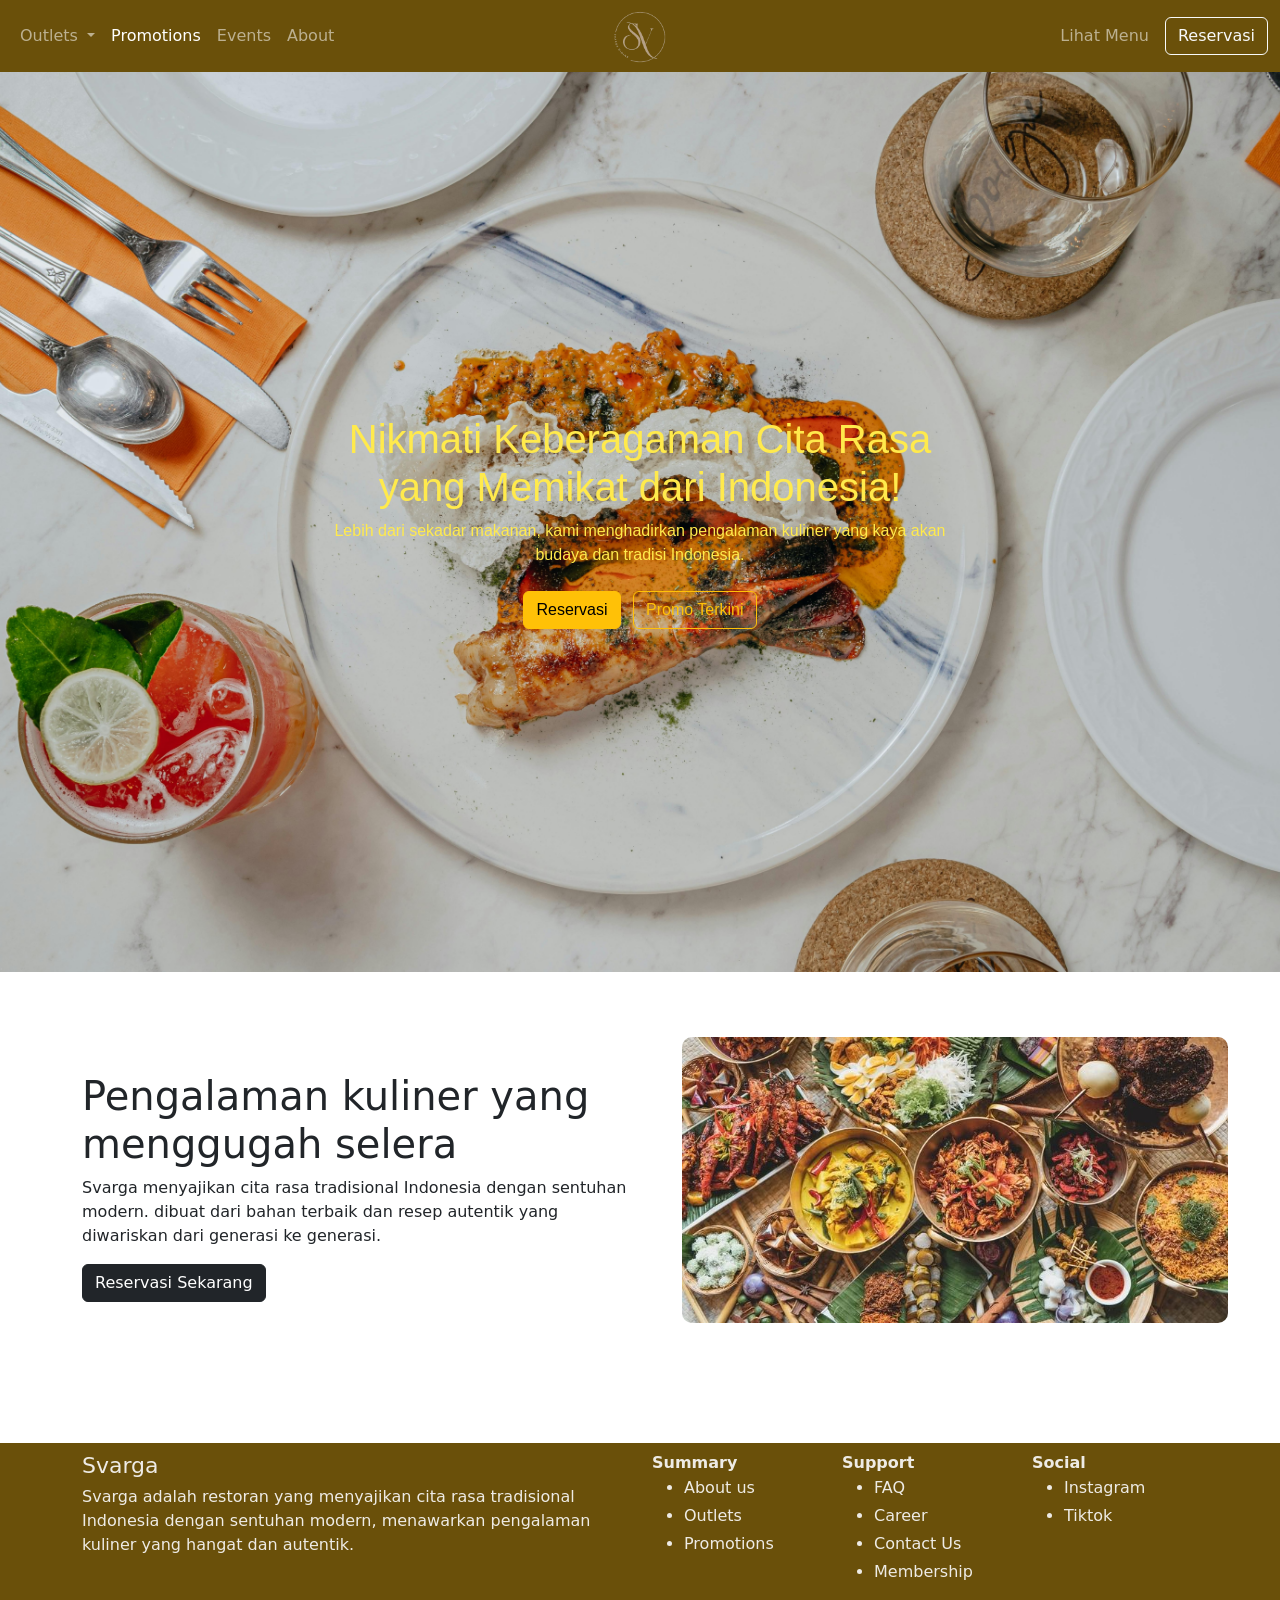
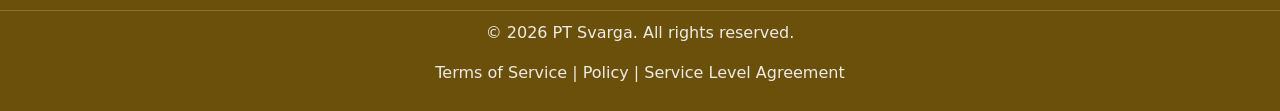
<file: index.html>
<!DOCTYPE html>
<html lang="en">

<head>
    <meta charset="UTF-8">
    <meta name="viewport" content="width=device-width, initial-scale=1.0">
    <title>Document</title>
    <link href="https://cdn.jsdelivr.net/npm/bootstrap@5.3.0/dist/css/bootstrap.min.css" rel="stylesheet">
    <link rel="stylesheet" href="ubah.css">
</head>

<body>
   <nav class="navbar navbar-expand-lg navbar-dark position-relative py-3" style="background-color: #6a500a;">
        <div class="container-fluid">
            <button class="navbar-toggler" type="button" data-bs-toggle="collapse" data-bs-target="#navbarNavDropdown">
                <span class="navbar-toggler-icon"></span>
            </button>
            <div class="collapse navbar-collapse" id="navbarNavDropdown">
                <ul class="navbar-nav">
                    <li class="nav-item dropdown">
                        <a class="nav-link dropdown-toggle" href="#" role="button" data-bs-toggle="dropdown">
                            Outlets
                        </a>
                        <ul class="dropdown-menu">
                            <li><span class="dropdown-item-text">Svarga Menteng</span></li>
                            <li><span class="dropdown-item-text">Svarga Bali</span></li>
                            <li><span class="dropdown-item-text">Svarga Surabaya</span></li>
                            <li><span class="dropdown-item-text">Svarga Jogja</span></li>
                        </ul>
                    </li>
                    <li class="nav-item">
                        <a class="nav-link active" href="promo.html">Promotions</a>
                    </li>
                    <li class="nav-item">
                        <a class="nav-link" href="events.html">Events</a>
                    </li>
                    <li class="nav-item">
                        <a class="nav-link" href="about.html">About</a>
                    </li>
                </ul>
                <div class="position-absolute start-50 translate-middle-x">
                    <img src="photo/logo.png" alt="Logo" width="80">
                </div>
                <ul class="navbar-nav ms-auto align-items-center">
                    <li class="nav-item">
                        <a class="nav-link" href="menu.php">Lihat Menu</a>
                    </li>
                    <li class="nav-item ms-2">
                        <a class="btn btn-outline-light" href="reservasi.html">Reservasi</a>
                    </li>
                </ul>
            </div>
        </div>
    </nav>
    <div class="hero-image">
        <div class="hero-text">
            <h1>Nikmati Keberagaman Cita Rasa yang Memikat dari Indonesia!</h1>
            <p>Lebih dari sekadar makanan, kami menghadirkan pengalaman kuliner yang kaya akan budaya dan tradisi
                Indonesia.</p>
            <div class="text-center mt-4">
                <a href="reservasi.html" class="btn btn-warning me-2">Reservasi</a>
                <a href="promo.html" class="btn btn-outline-warning">Promo Terkini</a>
            </div>
        </div>
    </div>
    <div class="container text-center">
  <div class="row">
    <div class="col kolom-makanan">
      <h1>Pengalaman kuliner yang menggugah selera</h1>
      <p>Svarga menyajikan cita rasa tradisional Indonesia dengan sentuhan modern. dibuat dari bahan terbaik dan resep autentik yang diwariskan dari generasi ke generasi.</p>
      <button class="btn btn-dark">Reservasi Sekarang</button>
    </div>
    <div class="col kolom-gambar">
      <img src="photo/makanan.jpeg" alt="menu" class="img-fluid">
    </div>
  </div>
</div>
<footer class="footer">
    <div class="container">
        <div class="row">
            <div class="col-md-6">
                <h3 class="merk">Svarga</h3>
                <p> Svarga adalah restoran yang menyajikan cita rasa tradisional Indonesia dengan sentuhan modern, menawarkan pengalaman kuliner yang hangat dan autentik.</p>
            </div>
            <div class="col-md-6">
                <div class="row">
                    <div class="col-4">
                        <h6>Summary</h6>
                        <ul class="list">
                            <li>About us</li>
                            <li>Outlets</li>
                            <li>Promotions</li>
                        </ul>
                    </div>
                    <div class="col-4">
                        <h6>Support</h6>
                        <ul class="list">
                            <li>FAQ</li>
                            <li>Career</li>
                            <li>Contact Us</li>
                            <li>Membership</li> 
                        </ul>
                    </div>
                    <div class="col-4">
                        <h6>Social</h6>
                        <ul class="list">
                            <li>Instagram</li>
                            <li>Tiktok</li>
                        </ul>
                    </div>
                </div>
            </div>
        </div>
    </div>
    <hr>
    <div class="bawah text-center">
        <p>© 2026 PT Svarga. All rights reserved.</p>
        <p>Terms of Service | Policy | Service Level Agreement</p>
    </div>
</footer>
    <script src="https://cdn.jsdelivr.net/npm/bootstrap@5.3.8/dist/js/bootstrap.bundle.min.js"></script>
</body>
</html>
</file>
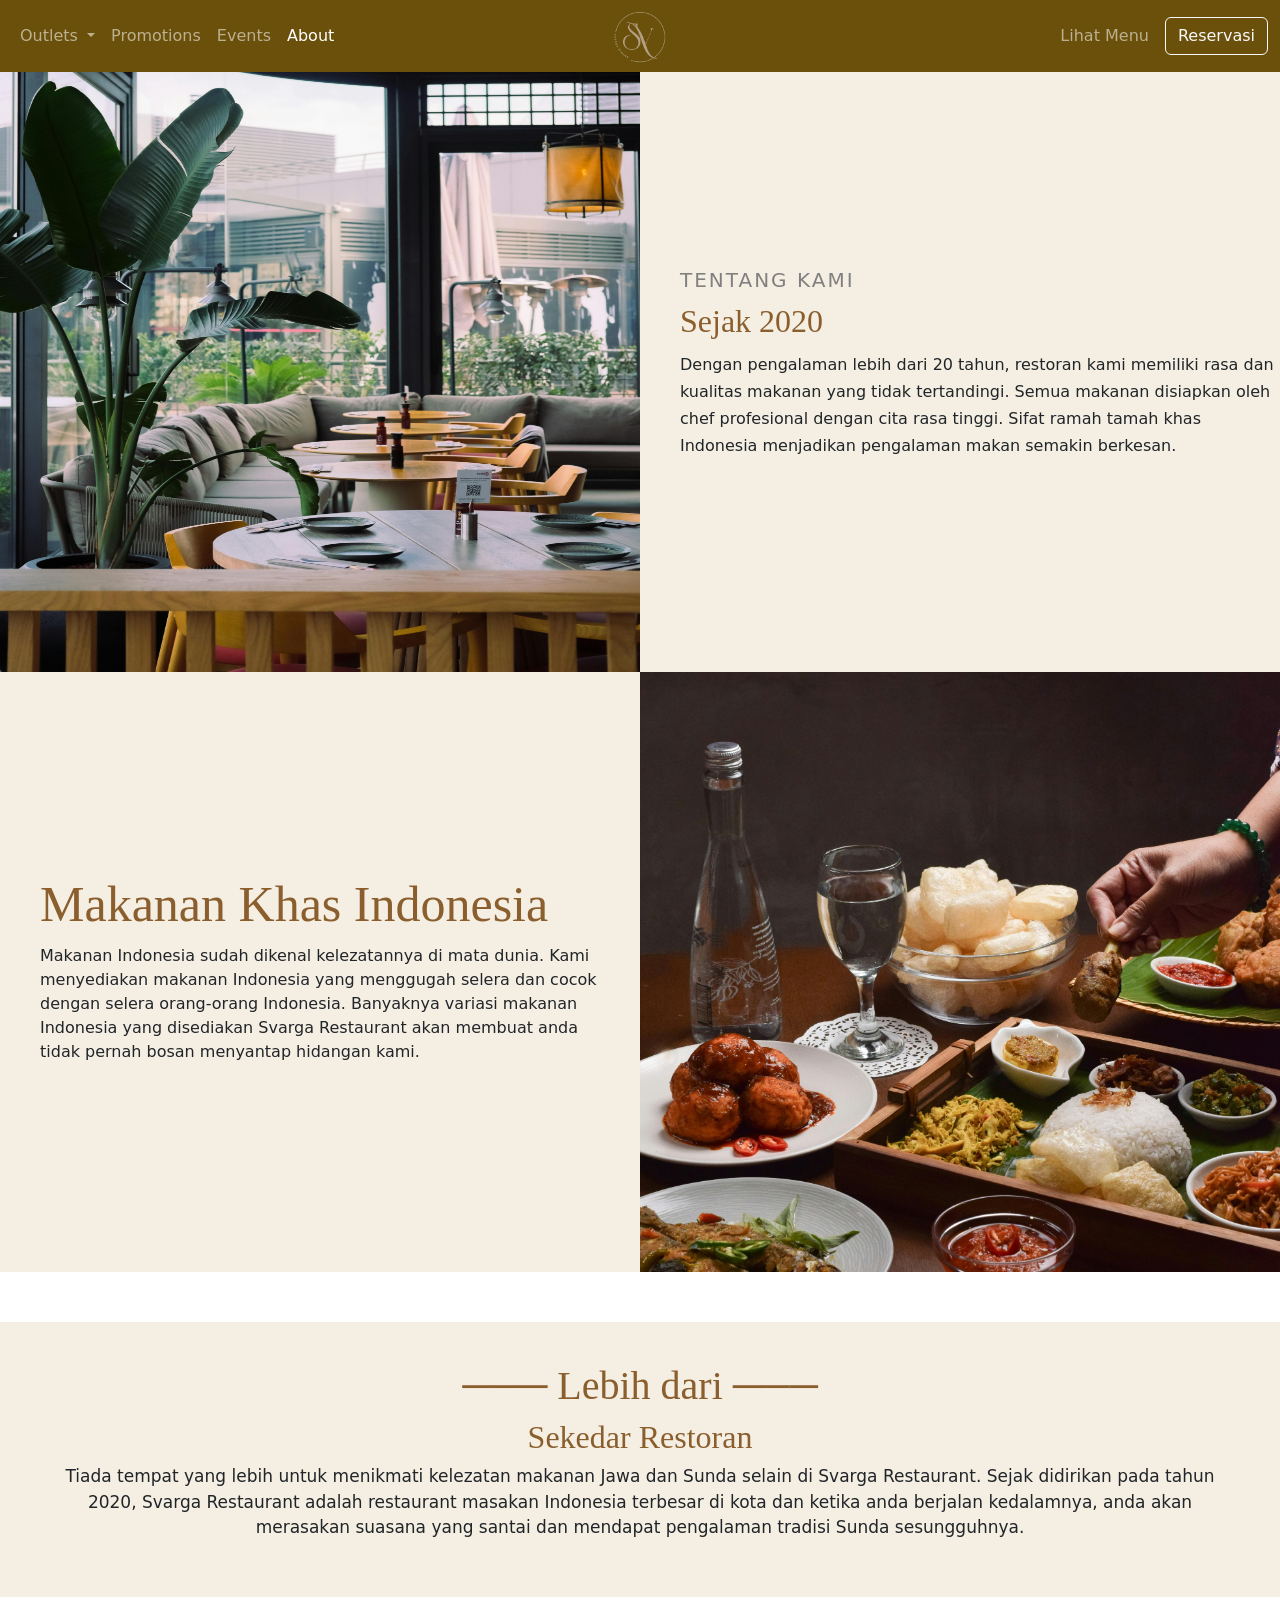
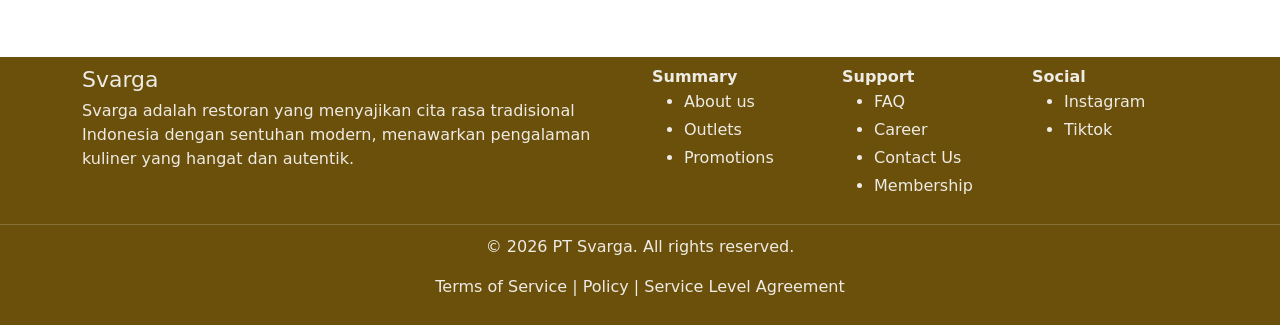
<file: about.html>
<!DOCTYPE html>
<html lang="en">
<head>
    <meta charset="UTF-8">
    <meta name="viewport" content="width=device-width, initial-scale=1.0">
    <link href="https://cdn.jsdelivr.net/npm/bootstrap@5.3.8/dist/css/bootstrap.min.css" rel="stylesheet">
    <link rel="stylesheet" href="ubah.css">
    <title>About</title>
</head>
<body>
     <nav class="navbar navbar-expand-lg navbar-dark position-relative py-3" style="background-color: #6a500a;">
        <div class="container-fluid">
            <button class="navbar-toggler" type="button" data-bs-toggle="collapse" data-bs-target="#navbarNavDropdown">
                <span class="navbar-toggler-icon"></span>
            </button>
            <div class="collapse navbar-collapse" id="navbarNavDropdown">
                <ul class="navbar-nav">
                   <li class="nav-item dropdown">
                        <a class="nav-link dropdown-toggle" href="#" role="button" data-bs-toggle="dropdown">
                            Outlets
                        </a>
                        <ul class="dropdown-menu">
                            <li><span class="dropdown-item-text">Svarga Menteng</span></li>
                            <li><span class="dropdown-item-text">Svarga Bali</span></li>
                            <li><span class="dropdown-item-text">Svarga Surabaya</span></li>
                            <li><span class="dropdown-item-text">Svarga Jogja</span></li>
                        </ul>
                    </li>
                    <li class="nav-item">
                        <a class="nav-link" href="promo.html">Promotions</a>
                    </li>
                    <li class="nav-item">
                        <a class="nav-link" href="event.html">Events</a>
                    </li>
                    <li class="nav-item">
                        <a class="nav-link active" href="about.html">About</a>
                    </li>
                </ul>
               <div class="position-absolute start-50 translate-middle-x">
                    <img src="photo/logo.png" alt="Logo" width="80">
                </div>
                <ul class="navbar-nav ms-auto align-items-center">
                    <li class="nav-item">
                        <a class="nav-link" href="menu.php">Lihat Menu</a>
                    </li>
                    <li class="nav-item ms-2">
                        <a class="btn btn-outline-light" href="reservasi.html">Reservasi</a>
                    </li>
                </ul>
            </div>
        </div>
    </nav>
    <section class="about" style="background-color: #f4efe2;">
        <div class="image">
            <img src="photo/resto.jpg" alt="">
        </div>
        <div class="text">
            <h5>TENTANG KAMI</h5>
            <h2>Sejak 2020</h2>
            <p>Dengan pengalaman lebih dari 20 tahun, restoran kami memiliki rasa dan kualitas
            makanan yang tidak tertandingi. Semua makanan disiapkan oleh chef profesional
            dengan cita rasa tinggi. Sifat ramah tamah khas Indonesia menjadikan pengalaman
            makan semakin berkesan.</p>
        </div>
    </section>
    <section class="about-kanan" style="background-color: #f4efe2;">
        <div class="text-kanan">
            <h1>Makanan Khas Indonesia</h1>
            <p>Makanan Indonesia sudah dikenal kelezatannya di mata dunia. Kami menyediakan makanan Indonesia yang menggugah selera dan cocok dengan selera orang-orang Indonesia. Banyaknya variasi makanan Indonesia yang disediakan Svarga Restaurant akan membuat anda tidak pernah bosan menyantap hidangan kami.</p>
        </div>
        <div class="image-kanan">
            <img src="photo/resto1.jpg" alt="">
        </div>
    </section>
    <section class="tentang" style="background-color: #f4efe2;">
        <div>
            <h1 class="text-center" style="font-family: Georgia, 'Times New Roman', Times, serif; color: #8b5e2e;">─── Lebih dari ───</h1>
            <h2 class="text-center" style="font-family: Georgia, 'Times New Roman', Times, serif; color: #8b5e2e;">Sekedar Restoran</h2>
            <p class="text-center">Tiada tempat yang lebih untuk menikmati kelezatan makanan Jawa dan Sunda selain di Svarga Restaurant. 
                Sejak didirikan pada tahun 2020, Svarga Restaurant adalah restaurant masakan Indonesia terbesar di kota dan ketika anda berjalan kedalamnya, anda akan merasakan suasana yang santai dan mendapat pengalaman tradisi Sunda sesungguhnya.</p>
        </div>
    </section>
    <footer class="footer">
    <div class="container">
        <div class="row">
            <div class="col-md-6">
                <h3 class="merk">Svarga</h3>
                <p> Svarga adalah restoran yang menyajikan cita rasa tradisional Indonesia dengan sentuhan modern, menawarkan pengalaman kuliner yang hangat dan autentik.</p>
            </div>
            <div class="col-md-6">
                <div class="row">
                    <div class="col-4">
                        <h6>Summary</h6>
                        <ul class="list">
                            <li>About us</li>
                            <li>Outlets</li>
                            <li>Promotions</li>
                        </ul>
                    </div>
                    <div class="col-4">
                        <h6>Support</h6>
                        <ul class="list">
                            <li>FAQ</li>
                            <li>Career</li>
                            <li>Contact Us</li>
                            <li>Membership</li> 
                        </ul>
                    </div>
                    <div class="col-4">
                        <h6>Social</h6>
                        <ul class="list">
                            <li>Instagram</li>
                            <li>Tiktok</li>
                        </ul>
                    </div>
                </div>
            </div>
        </div>
    </div>
    <hr>
    <div class="bawah text-center">
        <p>© 2026 PT Svarga. All rights reserved.</p>
        <p>Terms of Service | Policy | Service Level Agreement</p>
    </div>
</footer>
</body>
<script src="https://cdn.jsdelivr.net/npm/bootstrap@5.3.8/dist/js/bootstrap.bundle.min.js"></script>
</html>
</file>
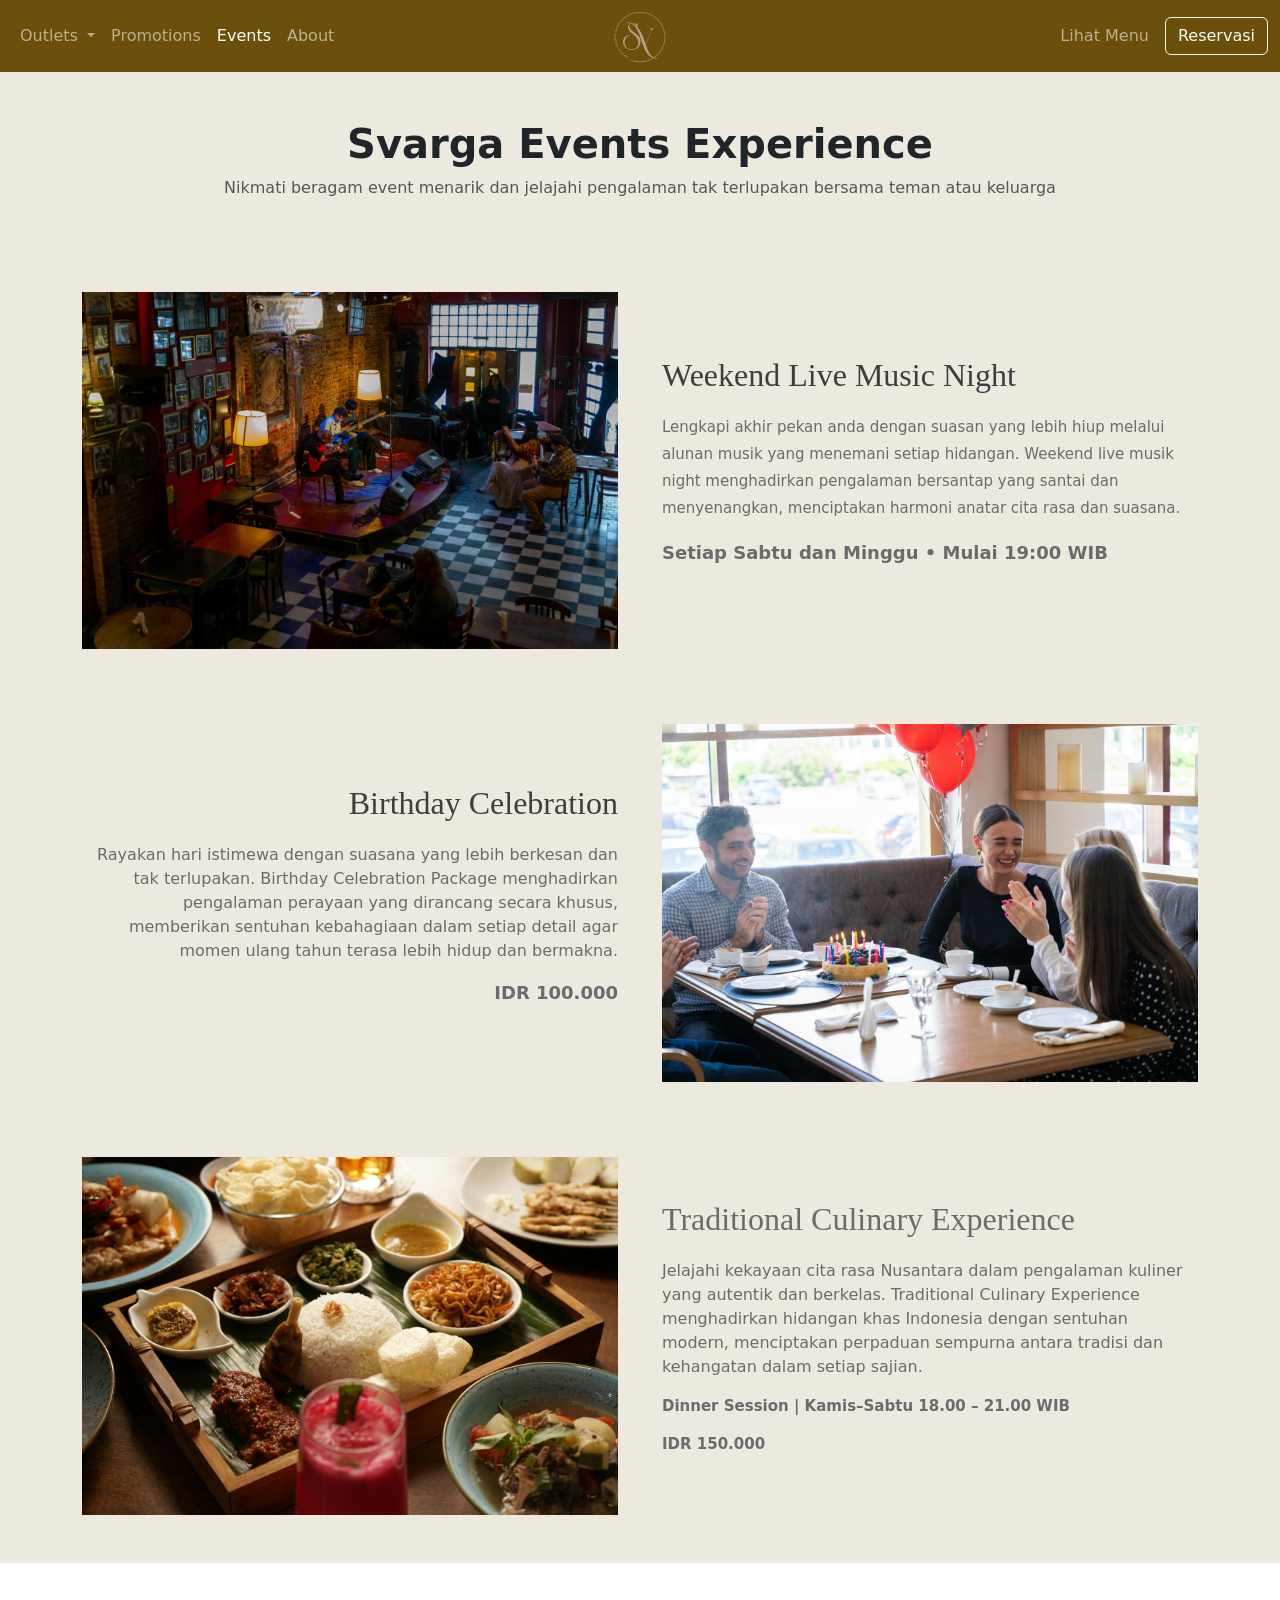
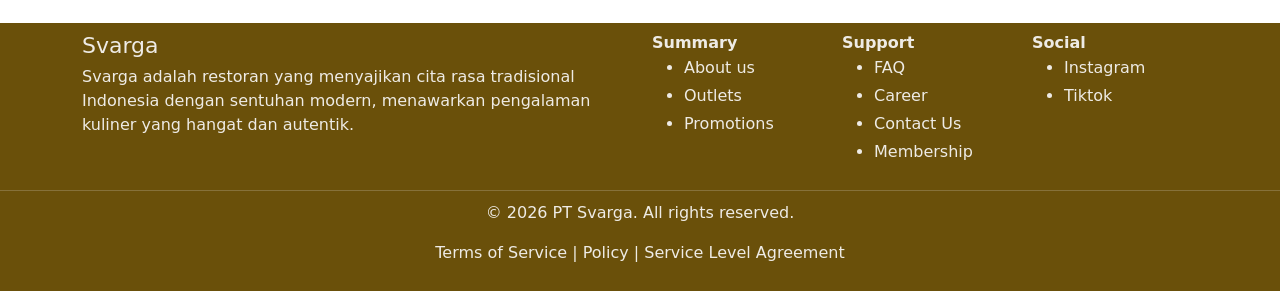
<file: event.html>
<!DOCTYPE html>
<html lang="en">
<head>
    <meta charset="UTF-8">
    <meta name="viewport" content="width=device-width, initial-scale=1.0">
    <title>Events</title>
    <link href="https://cdn.jsdelivr.net/npm/bootstrap@5.3.8/dist/css/bootstrap.min.css" rel="stylesheet">
    <link rel="stylesheet" href="ubah.css">
</head>
<body>
     <nav class="navbar navbar-expand-lg navbar-dark position-relative py-3" style="background-color: #6a500a;">
        <div class="container-fluid">
            <button class="navbar-toggler" type="button" data-bs-toggle="collapse" data-bs-target="#navbarNavDropdown">
                <span class="navbar-toggler-icon"></span>
            </button>
            <div class="collapse navbar-collapse" id="navbarNavDropdown">
                <ul class="navbar-nav">
                    <li class="nav-item dropdown">
                        <a class="nav-link dropdown-toggle" href="#" role="button" data-bs-toggle="dropdown">
                            Outlets
                        </a>
                        <ul class="dropdown-menu">
                            <li><span class="dropdown-item-text">Svarga Menteng</span></li>
                            <li><span class="dropdown-item-text">Svarga Bali</span></li>
                            <li><span class="dropdown-item-text">Svarga Surabaya</span></li>
                            <li><span class="dropdown-item-text">Svarga Jogja</span></li>
                        </ul>
                    </li>
                    <li class="nav-item">
                        <a class="nav-link" href="promo.html">Promotions</a>
                    </li>
                    <li class="nav-item">
                        <a class="nav-link active" href="event.html">Events</a>
                    </li>
                    <li class="nav-item">
                        <a class="nav-link" href="about.html">About</a>
                    </li>
                </ul>
                <div class="position-absolute start-50 translate-middle-x">
                    <img src="photo/logo.png" alt="Logo" width="80">
                </div>
                <ul class="navbar-nav ms-auto align-items-center">
                    <li class="nav-item">
                        <a class="nav-link" href="menu.php">Lihat Menu</a>
                    </li>
                    <li class="nav-item ms-2">
                        <a href="reservasi.html" class="btn btn-outline-light">Reservasi</a>
                    </li>
                </ul>
            </div>
        </div>
    </nav>
    <section class="event" style="background-color: #ede9df;">
        <div class="container text-center py-5">
            <h1 class="fw-bold">Svarga Events Experience</h1>
            <p class="text-muted">Nikmati beragam event menarik dan jelajahi pengalaman tak terlupakan bersama teman atau keluarga</p>
            <section class="events">
                <div class="container-fluid px-0">
                    <div class="row align-items-center">
                    <div class="foto">
                        <img src="photo/livemusic.jpg" alt="">
                    </div>
                    <div class="teks">
                        <h2>Weekend Live Music Night</h2>
                        <p>Lengkapi akhir pekan anda dengan suasan yang lebih hiup melalui alunan musik yang menemani setiap hidangan. Weekend live musik night menghadirkan pengalaman bersantap yang santai dan menyenangkan, menciptakan harmoni anatar cita rasa dan suasana.</p>
                        <p class="fw-semibold" style="font-size: 18px;">Setiap Sabtu dan Minggu • Mulai 19:00 WIB</p>
                    </div>
                </div>
            </div>
        </section> 
        <section class="events1">
            <div class="container-fluid px-0">
                <div class="row align-items-center">
                    <div class="foto2">
                        <img src="photo/birthday.jpg" alt=""> 
                    </div>
                    <div class="teks2" style="color: #6b6b6b;">
                        <h2>Birthday Celebration</h2>
                        <p>Rayakan hari istimewa dengan suasana yang lebih berkesan dan tak terlupakan. Birthday Celebration Package menghadirkan pengalaman perayaan yang dirancang secara khusus, memberikan sentuhan kebahagiaan dalam setiap detail agar momen ulang tahun terasa lebih hidup dan bermakna.</p>
                        <p class="fw-semibold" style="font-size: 18px;">IDR 100.000</p>
                    </div>
                </div>
            </div>
        </section>
        <section class="events2">
            <div class="container-fluid px-0">
                <div class="row align-items-center">
                    <div class="foto3">
                        <img src="photo/tradisional.jpg" alt=""> 
                    </div>
                    <div class="teks3" style="color: #6b6b6b;">
                        <h2>Traditional Culinary Experience</h2> 
                        <p>Jelajahi kekayaan cita rasa Nusantara dalam pengalaman kuliner yang autentik dan berkelas. Traditional Culinary Experience menghadirkan hidangan khas Indonesia dengan sentuhan modern, menciptakan perpaduan sempurna antara tradisi dan kehangatan dalam setiap sajian.</p>
                        <p class="fw-semibold" style="font-size: 15px;">Dinner Session | Kamis–Sabtu 18.00 – 21.00 WIB</p>
                        <p class="fw-semibold" style="font-size: 15px;">IDR 150.000</p>
                    </div>
                </div>
            </div>
        </section>
    </section>
</div>
<footer class="footer">
    <div class="container">
        <div class="row">
            <div class="col-md-6">
                <h3 class="merk">Svarga</h3>
                <p> Svarga adalah restoran yang menyajikan cita rasa tradisional Indonesia dengan sentuhan modern, menawarkan pengalaman kuliner yang hangat dan autentik.</p>
            </div>
            <div class="col-md-6">
                <div class="row">
                    <div class="col-4">
                        <h6>Summary</h6>
                        <ul class="list">
                            <li>About us</li>
                            <li>Outlets</li>
                            <li>Promotions</li>
                        </ul>
                    </div>
                    <div class="col-4">
                        <h6>Support</h6>
                        <ul class="list">
                            <li>FAQ</li>
                            <li>Career</li>
                            <li>Contact Us</li>
                            <li>Membership</li> 
                        </ul>
                    </div>
                    <div class="col-4">
                        <h6>Social</h6>
                        <ul class="list">
                            <li>Instagram</li>
                            <li>Tiktok</li>
                        </ul>
                    </div>
                </div>
            </div>
        </div>
    </div>
    <hr>
    <div class="bawah text-center">
        <p>© 2026 PT Svarga. All rights reserved.</p>
        <p>Terms of Service | Policy | Service Level Agreement</p>
    </div>
    <script src="https://cdn.jsdelivr.net/npm/bootstrap@5.3.8/dist/js/bootstrap.bundle.min.js"></script>
</footer>
</body>
</html>
</file>
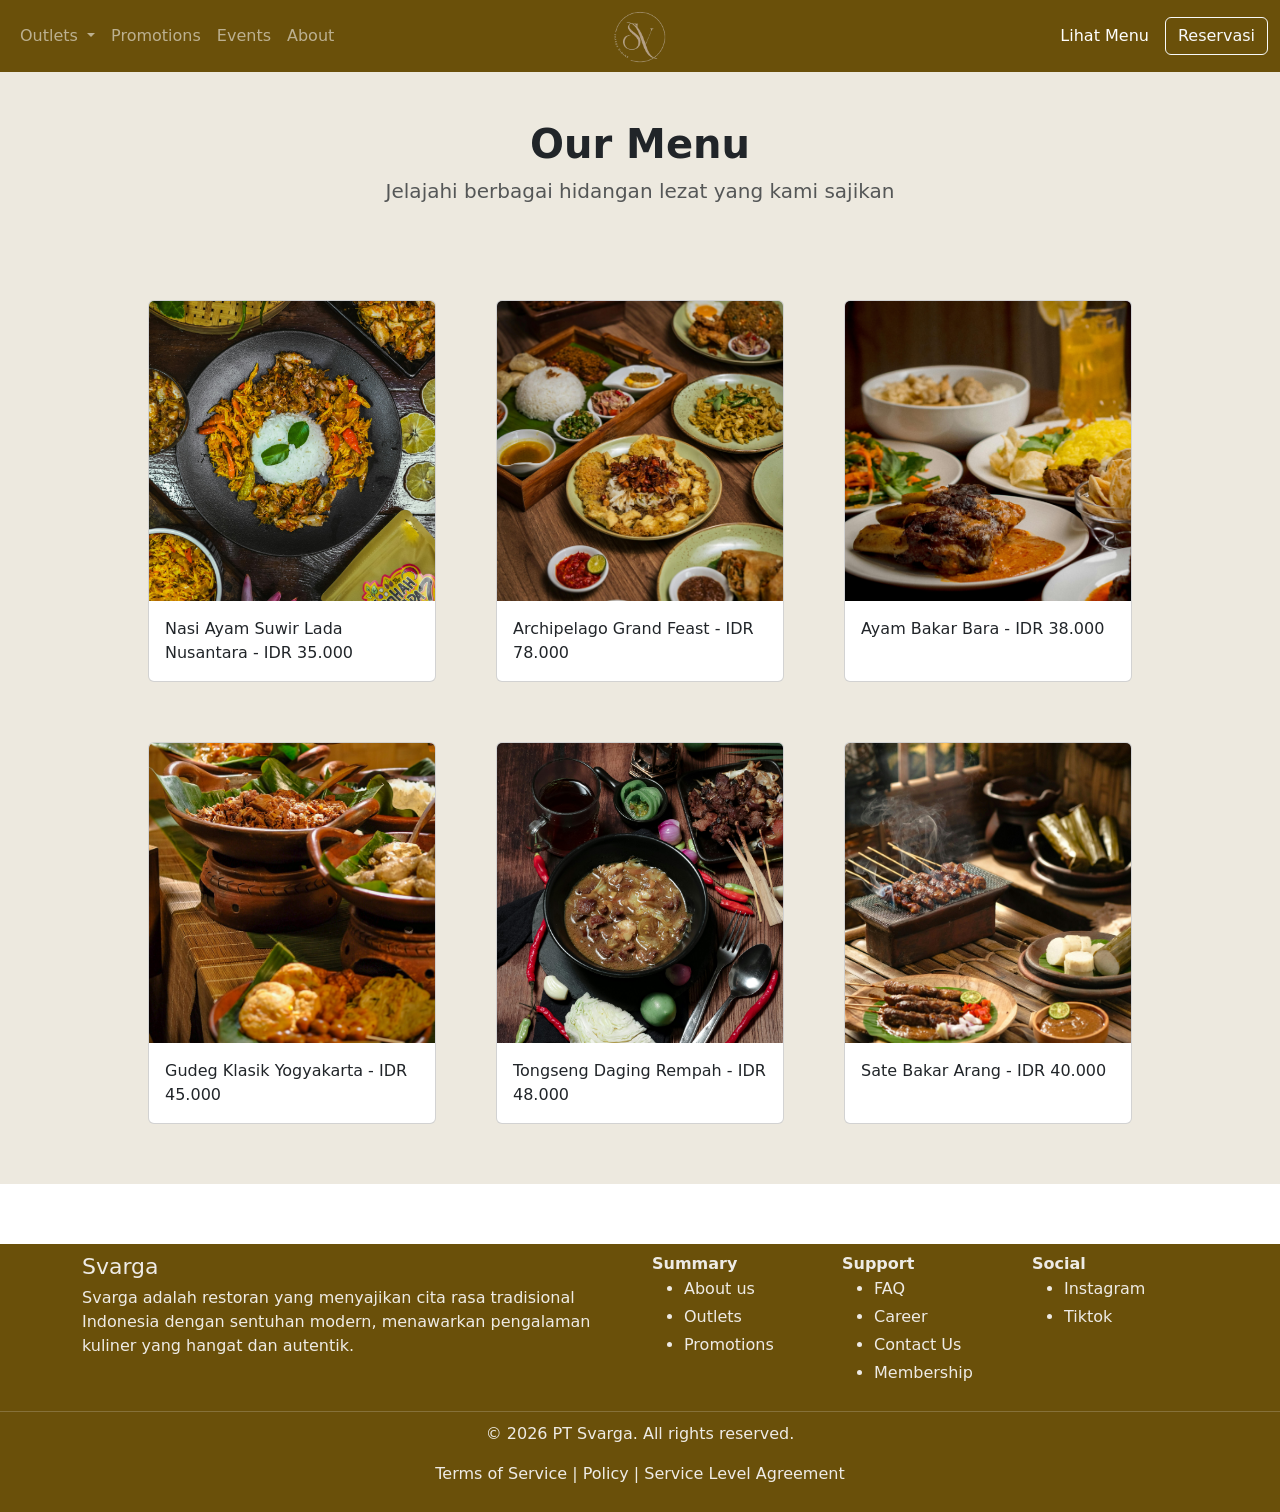
<file: menu.html>
<!DOCTYPE html>
<html lang="en">
<head>
    <meta charset="UTF-8">
    <meta name="viewport" content="width=device-width, initial-scale=1.0">
    <title>Menu</title>
    <link href="https://cdn.jsdelivr.net/npm/bootstrap@5.3.8/dist/css/bootstrap.min.css" rel="stylesheet">
    <link rel="stylesheet" href="ubah.css">
</head>
<body>
       <nav class="navbar navbar-expand-lg navbar-dark position-relative py-3" style="background-color: #6a500a;">
        <div class="container-fluid">
            <button class="navbar-toggler" type="button" data-bs-toggle="collapse" data-bs-target="#navbarNavDropdown">
                <span class="navbar-toggler-icon"></span>
            </button>
            <div class="collapse navbar-collapse" id="navbarNavDropdown">
                <ul class="navbar-nav">
                    <li class="nav-item dropdown">
                        <a class="nav-link dropdown-toggle" href="#" role="button" data-bs-toggle="dropdown">
                            Outlets
                        </a>
                        <ul class="dropdown-menu">
                            <li><span class="dropdown-item-text">Svarga Menteng</span></li>
                            <li><span class="dropdown-item-text">Svarga Bali</span></li>
                            <li><span class="dropdown-item-text">Svarga Surabaya</span></li>
                            <li><span class="dropdown-item-text">Svarga Jogja</span></li>
                        </ul>
                    </li>
                    <li class="nav-item">
                        <a class="nav-link" href="promo.html">Promotions</a>
                    </li>
                    <li class="nav-item">
                        <a class="nav-link" href="events.html">Events</a>
                    </li>
                    <li class="nav-item">
                        <a class="nav-link" href="about.html">About</a>
                    </li>
                </ul>
                <div class="position-absolute start-50 translate-middle-x">
                    <img src="photo/logo.png" alt="Logo" width="80">
                </div>
                <ul class="navbar-nav ms-auto align-items-center">
                    <li class="nav-item">
                        <a class="nav-link active" href="menu.html">Lihat Menu</a>
                    </li>
                    <li class="nav-item ms-2">

                        <a class="btn btn-outline-light" href="reservasi.html">Reservasi</a>
                    </li>
                </ul>
            </div>
        </div>
    </nav>
    <section class="menu" style="background-color: #ede9df;">
        <div class="container text-center py-5">
            <h1 class="fw-bold">Our Menu</h1>
            <p class="text-muted" style="font-size: 20px;">Jelajahi berbagai hidangan lezat yang kami sajikan</p>
        </div>
    <section class="card-menu">
        <div class="card" style="width:  18rem;">
            <img src="photo/makan5.jpg" class="card-img-top" alt="...">
            <div class="card-body">
                <p class="card-text">Nasi Ayam Suwir Lada Nusantara - IDR 35.000</p>
            </div>
        </div>
        <div class="card" style="width:  18rem;">
            <img src="photo/makan2.jpg" class="card-img-top" alt="...">
            <div class="card-body">
                <p class="card-text">Archipelago Grand Feast - IDR 78.000</p>
            </div>
        </div>
        <div class="card" style="width:  18rem;">
            <img src="photo/makan3.jpg" class="card-img-top" alt="...">
            <div class="card-body">
                <p class="card-text">Ayam Bakar Bara - IDR 38.000</p>
            </div>
        </div>
        <div class="card" style="width:  18rem;">
            <img src="photo/makan4.jpg" class="card-img-top" alt="...">
            <div class="card-body">
                <p class="card-text">Gudeg Klasik Yogyakarta - IDR 45.000</p>
            </div>
        </div>
        <div class="card" style="width:  18rem;">
            <img src="photo/makan6.jpg" class="card-img-top" alt="...">
            <div class="card-body">
                <p class="card-text">Tongseng Daging Rempah - IDR 48.000</p>
            </div>
        </div>
        <div class="card" style="width:  18rem;">
            <img src="photo/makan7.jpg" class="card-img-top" alt="...">
            <div class="card-body">
                <p class="card-text">Sate Bakar Arang - IDR 40.000</p>
            </div>
        </div>
    </section>
</section>
    <footer class="footer">
    <div class="container">
        <div class="row">
            <div class="col-md-6">
                <h3 class="merk">Svarga</h3>
                <p> Svarga adalah restoran yang menyajikan cita rasa tradisional Indonesia dengan sentuhan modern, menawarkan pengalaman kuliner yang hangat dan autentik.</p>
            </div>
            <div class="col-md-6">
                <div class="row">
                    <div class="col-4">
                        <h6>Summary</h6>
                        <ul class="list">
                            <li>About us</li>
                            <li>Outlets</li>
                            <li>Promotions</li>
                        </ul>
                    </div>
                    <div class="col-4">
                        <h6>Support</h6>
                        <ul class="list">
                            <li>FAQ</li>
                            <li>Career</li>
                            <li>Contact Us</li>
                            <li>Membership</li> 
                        </ul>
                    </div>
                    <div class="col-4">
                        <h6>Social</h6>
                        <ul class="list">
                            <li>Instagram</li>
                            <li>Tiktok</li>
                        </ul>
                    </div>
                </div>
            </div>
        </div>
    </div>
    <hr>
    <div class="bawah text-center">
        <p>© 2026 PT Svarga. All rights reserved.</p>
        <p>Terms of Service | Policy | Service Level Agreement</p>
    </div>
</footer>
<script src="https://cdn.jsdelivr.net/npm/bootstrap@5.3.8/dist/js/bootstrap.min.js"></script>
</html>
</file>
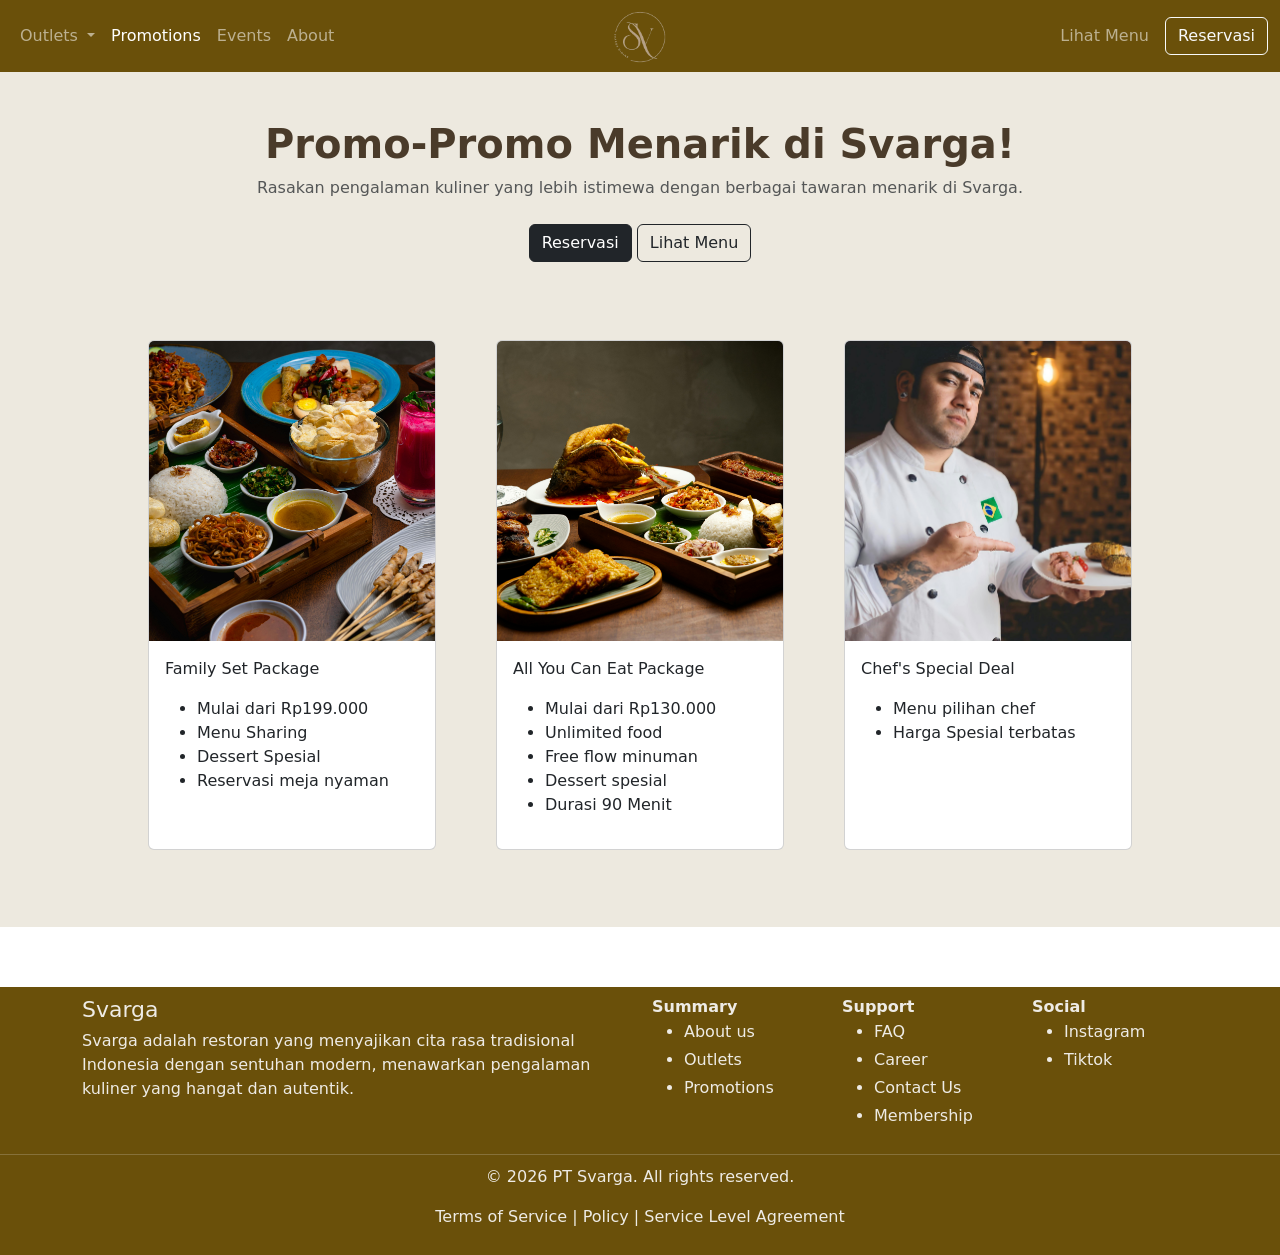
<file: promo.html>
<!DOCTYPE html>
<html lang="en">
<head>
    <meta charset="UTF-8">
    <meta name="viewport" content="width=device-width, initial-scale=1.0">
    <title>Promo</title>
    <link href="https://cdn.jsdelivr.net/npm/bootstrap@5.3.8/dist/css/bootstrap.min.css" rel="stylesheet">
    <link rel="stylesheet" href="ubah.css">
</head>
<body>
     <nav class="navbar navbar-expand-lg navbar-dark position-relative py-3" style="background-color: #6a500a;">
        <div class="container-fluid">

            <button class="navbar-toggler" type="button" data-bs-toggle="collapse" data-bs-target="#navbarNavDropdown">
                <span class="navbar-toggler-icon"></span>
            </button>

            <div class="collapse navbar-collapse" id="navbarNavDropdown">

                <ul class="navbar-nav">

                    <li class="nav-item dropdown">
                        <a class="nav-link dropdown-toggle" href="#" role="button" data-bs-toggle="dropdown">
                            Outlets
                        </a>
                        <ul class="dropdown-menu">
                            <li><span class="dropdown-item-text">Svarga Menteng</span></li>
                            <li><span class="dropdown-item-text">Svarga Bali</span></li>
                            <li><span class="dropdown-item-text">Svarga Surabaya</span></li>
                            <li><span class="dropdown-item-text">Svarga Jogja</span></li>
                        </ul>
                    </li>

                    <li class="nav-item">
                        <a class="nav-link active" href="promo.html">Promotions</a>
                    </li>

                    <li class="nav-item">
                        <a class="nav-link" href="event.html">Events</a>
                    </li>

                    <li class="nav-item">
                        <a class="nav-link" href="about.html">About</a>
                    </li>

                </ul>

                <div class="position-absolute start-50 translate-middle-x">
                    <img src="photo/logo.png" alt="Logo" width="80">
                </div>
                <ul class="navbar-nav ms-auto align-items-center">
                    <li class="nav-item">
                        <a class="nav-link" href="menu.php">Lihat Menu</a>
                    </li>

                    <li class="nav-item ms-2">
                        <a class="btn btn-outline-light" href="reservasi.html">Reservasi</a>
                    </li>
                </ul>

            </div>
        </div>
    </nav>
    <section class="proomo">
  <div class="container text-center py-5">
        <h1 class="fw-bold" style="color: #4A3B2A;">
            Promo-Promo Menarik di Svarga!
        </h1>
        <p class="text-muted" style="color: #7A6A55;">
            Rasakan pengalaman kuliner yang lebih istimewa dengan berbagai tawaran menarik di Svarga.
        </p>
        <div class="mt-4">
            <a href="reservasi.html" class="btn btn-dark">Reservasi</a>
            <a href="menu.html" class="btn btn-outline-dark">Lihat Menu</a>
        </div>
    </div>
    <section class="card-promo">
        <div class="card" style="width: 18rem;">
            <img src="photo/package.jpg" class="card-img-top">
            <div class="card-body">
                <p class="card-text">Family Set Package</p>
                <ul>
                <li>Mulai dari Rp199.000</li>
                <li>Menu Sharing</li>
                <li>Dessert Spesial</li>
                <li>Reservasi meja nyaman</li>
            </ul>
        </div>
    </div>
    <div class="card" style="width: 18rem;">
        <img src="photo/package2.jpg" class="card-img-top">
        <div class="card-body">
            <p class="card-text">All You Can Eat Package</p>
            <ul>
                <li>Mulai dari Rp130.000</li>
                <li>Unlimited food</li>
                <li>Free flow minuman</li>
                <li>Dessert spesial</li>
                <li>Durasi 90 Menit</li>
            </ul>
        </div>
    </div>
    <div class="card" style="width: 18rem;">
        <img src="photo/package4.jpg" class="card-img-top">
        <div class="card-body">
            <p class="card-text">Chef's Special Deal</p>
            <ul>
                <li>Menu pilihan chef</li>
                <li>Harga Spesial terbatas</li>
            </ul>
        </div>
    </div>
</section>
</section>
<footer class="footer">
    <div class="container">
        <div class="row">
            <div class="col-md-6">
                <h3 class="merk">Svarga</h3>
                <p> Svarga adalah restoran yang menyajikan cita rasa tradisional Indonesia dengan sentuhan modern, menawarkan pengalaman kuliner yang hangat dan autentik.</p>
            </div>
            <div class="col-md-6">
                <div class="row">
                    <div class="col-4">
                        <h6>Summary</h6>
                        <ul class="list">
                            <li>About us</li>
                            <li>Outlets</li>
                            <li>Promotions</li>
                        </ul>
                    </div>
                    <div class="col-4">
                        <h6>Support</h6>
                        <ul class="list">
                            <li>FAQ</li>
                            <li>Career</li>
                            <li>Contact Us</li>
                            <li>Membership</li> 
                        </ul>
                    </div>
                    <div class="col-4">
                        <h6>Social</h6>
                        <ul class="list">
                            <li>Instagram</li>
                            <li>Tiktok</li>
                        </ul>
                    </div>
                </div>
            </div>
        </div>
    </div>
    <hr>
    <div class="bawah text-center">
        <p>© 2026 PT Svarga. All rights reserved.</p>
        <p>Terms of Service | Policy | Service Level Agreement</p>
    </div>
</footer>
 <script src="https://cdn.jsdelivr.net/npm/bootstrap@5.3.8/dist/js/bootstrap.bundle.min.js"></script>
</body>
</html>
</file>
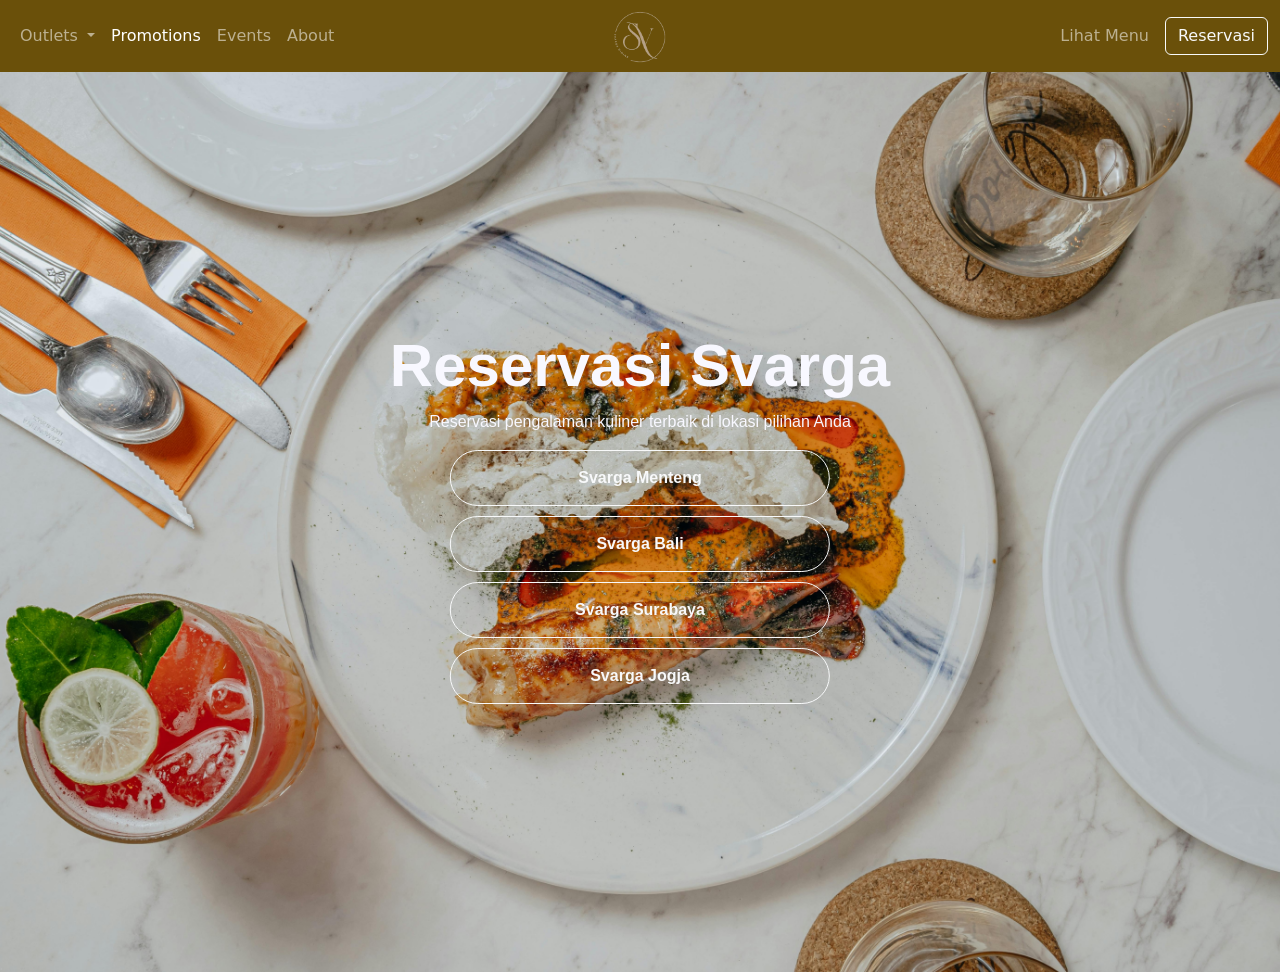
<file: reservasi.html>
<!DOCTYPE html>
<html lang="en">
<head>
    <meta charset="UTF-8">
    <meta name="viewport" content="width=device-width, initial-scale=1.0">
    <title>Reservasi</title>
    <link href="https://cdn.jsdelivr.net/npm/bootstrap@5.3.0/dist/css/bootstrap.min.css" rel="stylesheet">
    <link rel="stylesheet" href="ubah.css">
</head>
<body>
     <nav class="navbar navbar-expand-lg navbar-dark position-relative py-3" style="background-color: #6a500a;">
        <div class="container-fluid">
            <button class="navbar-toggler" type="button" data-bs-toggle="collapse" data-bs-target="#navbarNavDropdown">
                <span class="navbar-toggler-icon"></span>
            </button>
            <div class="collapse navbar-collapse" id="navbarNavDropdown">
                <ul class="navbar-nav">
                   <li class="nav-item dropdown">
                        <a class="nav-link dropdown-toggle" href="#" role="button" data-bs-toggle="dropdown">
                            Outlets
                        </a>
                        <ul class="dropdown-menu">
                            <li><span class="dropdown-item-text">Svarga Menteng</span></li>
                            <li><span class="dropdown-item-text">Svarga Bali</span></li>
                            <li><span class="dropdown-item-text">Svarga Surabaya</span></li>
                            <li><span class="dropdown-item-text">Svarga Jogja</span></li>
                        </ul>
                    </li>
                    <li class="nav-item">
                        <a class="nav-link active" href="promo.html">Promotions</a>
                    </li>
                    <li class="nav-item">
                        <a class="nav-link" href="event.html">Events</a>
                    </li>
                    <li class="nav-item">
                        <a class="nav-link" href="about.html">About</a>
                    </li>
                </ul>
               <div class="position-absolute start-50 translate-middle-x">
                    <img src="photo/logo.png" alt="Logo" width="80">
                </div>
                <ul class="navbar-nav ms-auto align-items-center">
                    <li class="nav-item">
                        <a class="nav-link" href="menu.php">Lihat Menu</a>
                    </li>
                    <li class="nav-item ms-2">
                        <a class="btn btn-outline-light" href="reservasi.html">Reservasi</a>
                    </li>
                </ul>
            </div>
        </div>
    </nav>
    <div class="hero">
        <div class="hero-text">
            <h1 class="reservasi" style="color: ghostwhite;">Reservasi Svarga</h1>
            <p style="color: ghostwhite;">Reservasi pengalaman kuliner terbaik di lokasi pilihan Anda</p>
            <a href="daftar.php" class="btn btn-outline-light lokasi">Svarga Menteng</a>
            <a href="daftar.php" class="btn btn-outline-light lokasi">Svarga Bali</a>
            <a href="daftar.php" class="btn btn-outline-light lokasi">Svarga Surabaya</a>
            <a href="daftar.php" class="btn btn-outline-light lokasi">Svarga Jogja</a>
        </div>
    </div>
    <script src="https://cdn.jsdelivr.net/npm/bootstrap@5.3.8/dist/js/bootstrap.bundle.min.js"></script>
</body>
</html>
</file>
<file: ubah.css>
.body{
  font-family: 'poppins', 'sans-serif';
}

.hero-image {
  background-image: url(photo/thumm.jpg); 
  min-height: 100vh; 
  background-size: cover;
  background-position: center;
  position: relative;
  margin-bottom: 50px;
}

.hero-text {
  font-family: 'Franklin Gothic Medium', 'Arial Narrow', Arial, sans-serif;
  position: absolute;
  text-align: center;
  top: 50%;
  left: 50%;
  transform: translate(-50%, -50%);
  color: rgb(255, 234, 76);
}

.kolom-makanan{
  text-align: start;
  margin-top: 50px;
  margin-bottom: 50px;
}

.kolom-gambar img {
  width: 100%;
  height: auto;
  margin-top: 15px;
  margin-bottom: 60px;
  margin-left: 30px; 
  border-radius: 10px;
}

.hero{
  background-image: url(photo/thumm.jpg); 
  min-height: 100vh; 
  background-size: cover;
  background-position: center;
  position: relative;
  margin-bottom: 0px;
}

.reservasi{
  font-size: 60px;
  font-weight: bold;
}

.lokasi {
  display: block;
  width: 380px;          
  margin: 10px auto;    
  padding: 15px;
  border-radius: 50px;   
  font-weight: bold;
  font-size: 16px;
}

.login{
  display: block;
  background-color: #d8d3c5;
  width: 380px;          
  margin: 45px auto;    
  padding: 15px;
  border-radius: 10px; 
  font-weight: bold;
  font-size: 16px;
}

.submit{
  margin : 10px auto;
  background-color: black;
  width: 300px;
  border-radius: 10px;
}

.proomo {
  background-color: #ede9df;
   padding-bottom: 6%;
}

.promo {
  color: #5c4a2d;
  display: flex;          
  align-items: center;     
  gap: 40px;
  margin-bottom: 40px;
}

.deskripsi {
  text-align: left; 
  padding-left: 30px;
}
.gambarp {
  margin-left: 200px;
  margin-top: 60px;
}

.gambarp img {
  width: 400px;
}

.card-promo {
  display: flex;
  justify-content: center;
  gap: 60px;
  flex-wrap: wrap;
  margin-top: 30px;
}

.page3 {
  color: #5c4a2d;
  background-color: #ede9df;
  margin-top: 40px;
  margin-bottom: 20px;
  padding: 40px 0;
  padding-bottom: 30px;
}

.page3 h1 {
  font-family: Georgia, 'Times New Roman', Times, serif;
}

.page3 p {
  font-size: 15px;
  font-family: 'Segoe UI', Tahoma, Geneva, Verdana, sans-serif;
}
.footer {
  background-color: #6a500a;
  margin-top: 60px;
  padding: 10px 0;
  color: #eeebe5;
}

.footer .merk {
  font-size: 22px;
  margin-bottom: 6px;
}

.footer h6 {
  font-weight: bold;
  margin-bottom: 4px;
}

.footer ul li {
  margin-bottom: 4px;
}

.footer ul li:hover {
  color: #d97742;
}

.footer hr {
  margin: 10px 0;
  border-color: #d8d3c5;
}

.events .row {
  display: flex;
  align-items: flex-start; 
}

.foto {
  flex: 1;
}

.foto img {
  width: 100%;
  height: auto;
  margin-top: 2cm;
}

.teks {
  margin-top: 2cm;
  margin-left: 20px;
  flex: 1;
  text-align: left;
}

.teks h2 {
  font-family: 'Playfair Display', serif;
  font-size: 32px;
  font-weight: 500;
  color: #3e3e3e;
  margin-bottom: 20px;
}

.teks p {
  font-size: 15px;
  line-height: 1.8;
  color: #6b6b6b;
  margin-bottom: 15px;
}

.foto2 {
  flex: 1;
}

.foto2 img {
  width: 100%;
  height: auto;
  margin-top: 2cm;
}

.teks2 {
  margin-top: 2cm;
  flex: 1;
  margin-right: 20px;
  text-align: right;
}

.teks2 h2 {
  font-family: 'Playfair Display', serif;
  font-size: 32px;
  font-weight: 500;
  color: #3e3e3e;
  margin-bottom: 20px;
}

.events1 .row {
  display: flex;
  flex-direction: row-reverse;
}

.events2 .row {
  display: flex;
  align-items: flex-start; 
}

.foto3 {
  flex: 1;
}

.foto3 img {
  width: 100%;
  height: auto;
  margin-top: 2cm;
}

.teks3 {
  margin-top: 2cm;
  margin-left: 20px;
  flex: 1;
  text-align: left;
}

.teks3 h2 {
  font-family: 'Playfair Display', serif;
  font-size: 32px;
  font-weight: 500;
  margin-bottom: 20px;
}

.menu  {
  padding-bottom: 60px;
}

.card-menu {
  display: flex;
  justify-content: center;
  gap: 60px;
  flex-wrap: wrap;
  margin-top: 30px;
}

.card {
    transition: 0.3s;
    cursor: pointer;
}

.card:hover {
    transform: translateY(-10px);
    box-shadow: 0 10px 25px rgba(0,0,0,0.2);
}

.card img {
  height: 300px;        
  object-fit: cover;   
}
.about {
  display: flex;
  align-items: center;
  gap: 40px;
}

.image {
  width: 50%;
  margin-left: 0;
  
}

.image img {
  width: 100%;
  height: 600px;
  margin-left: 0%;
}

.text {
  flex: 1;
}

.text h5 {
  color: gray;
  letter-spacing: 2px;
}

.text h2 {
  font-size: 32px;
  color: #8b5e2e;
  font-family: Georgia, 'Times New Roman', Times, serif;
  margin: 10px 0;
}

.text p {
  line-height: 1.7;
}

.about-kanan {
  display: flex;
  align-items: center;
}

.text-kanan {
  width: 50%;
  padding: 40px;
}

.text-kanan h1 {
  font-size: 50px;
  color: #8b5e2e;
  font-family: Georgia, 'Times New Roman', Times, serif;
  margin: 10px 0;
}

.image-kanan {
  width: 50%;
}

.image-kanan img {
  width: 100%;
  height: 600px;
  object-fit: cover;
}

.tentang {
  padding-top: 40px;
  padding-bottom: 40px;
  margin-top: 50px;
}

.tentang p {
justify-content: center;
font-size: 17px;
padding-left: 60px;
padding-right: 60px;
}

.cardd {
  margin-top: 30px;
  border-radius: 16px;
  border: none;
  box-shadow: 0 10px 30px rgba(0,0,0,0.08);
}

.card-header {
  background: none;
  border-bottom: none;
  text-align: center;
}

.card-header h5 {
  font-weight: 600;
  margin-bottom: 5px;
}

.card-header p {
  font-size: 14px;
  color: #777;
}

.form-control {
  border-radius: 10px;
  padding: 12px;
  border: 1px solid #ddd;
  transition: all 0.3s ease;
}

.form-control:focus {
  border-color: #6a500a;
  box-shadow: 0 0 0 2px rgba(106,80,10,0.15);
}


.btn-success {
  background-color: #6a500a;
  border: none;
  border-radius: 10px;
  padding: 12px;
  font-weight: 500;
}

.btn-success:hover {
  background-color: #4e3a07;
}

a {
  color: #6a500a;
  font-weight: 500;
}

.text-danger {
  font-size: 13px;
}

.booking-card{
    width: 450px;
    background: white;
    padding: 30px;
    border-radius: 15px;
    box-shadow: 0 2px 10px rgba(0,0,0,0.1);
}

.booking-wrapper{
    min-height: 100vh;
    display: flex;
    justify-content: center;
    align-items: center;
}

.form-control,
.form-select{
    height: 45px;
    border-radius: 10px;
}
</file>
